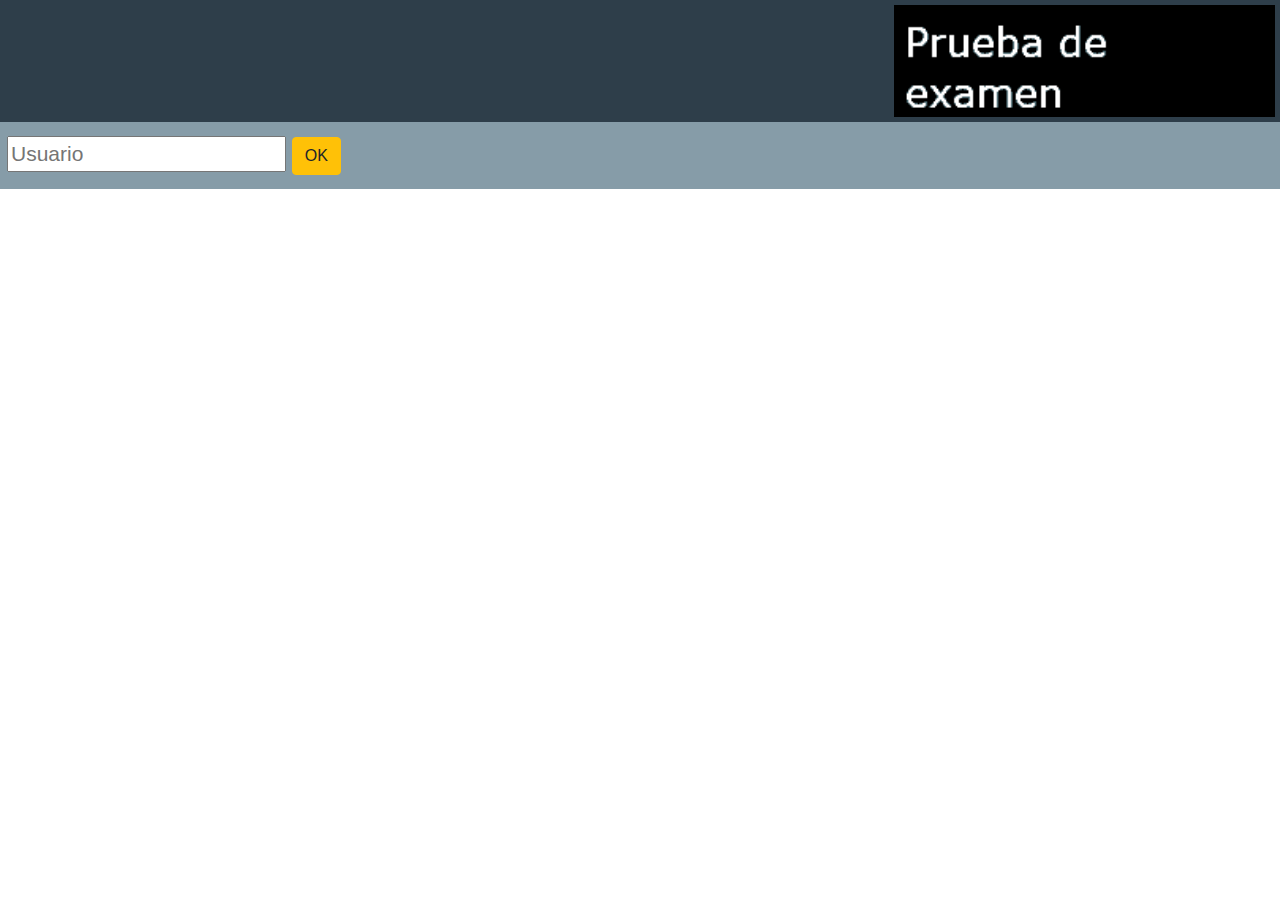
<file: participar/index.html>
<!DOCTYPE html>
<html lang="en"><head>
<meta http-equiv="content-type" content="text/html; charset=UTF-8">
    <meta charset="utf-8">
    <meta http-equiv="X-UA-Compatible" content="IE=edge">
    <meta name="viewport" content="width=device-width, initial-scale=1.0">
    <meta name="description" content="">
    <meta name="author" content="">
    <link rel="shortcut icon" href="http://getbootstrap.com/docs-assets/ico/favicon.png">

    <title>plantilla encuesta</title>
<!--
        <link href="https://stackpath.bootstrapcdn.com/bootstrap/4.1.1/css/bootstrap.min.css" rel="stylesheet" type="text/css">
prueba1
-->
    <link href="https://stackpath.bootstrapcdn.com/bootstrap/4.1.1/css/bootstrap.min.css" 
    			rel="stylesheet" type="text/css">
	<script src="https://code.jquery.com/jquery-2.2.4.js"></script>
<style>
.show-text {
    background: none repeat scroll 0 0 #869CA8;
    color: #ffffff !important;
    font-family: Arial !important;
    font-size: 21 !important;
    border-radius: 5px 5px 5px 5px;
    font-size: 21px;
    line-height: 1.4em;
    margin-bottom: 10px;
    min-height: 25px;
    padding: 14px 22px;
    color: #FFFFFF;
}
.recuadro{
    background: none repeat scroll 0 0 #FFFFFF;
    border: 1px solid #CCCCCC;
    border-radius: 5px 5px 5px 5px;
    color: #808080;
    cursor: pointer;
    font-size: 18px;
    line-height: 1.5em;
    min-height: 45px;
    padding: 6px 6px 6px 6px;
}
 .recuadro:hover, .recuadro:active, .recuadro:focus{
    background: #b0c2d0;
    color:#fff;
}
.recuadro img{
   max-width: 100% ;
}
</style>
<script>
    function introduce_usuario(){
    	sessionStorage.removeItem("jsonData");
    	sessionStorage.removeItem("usuario");
    	var nombreUsuario =document.getElementsByName("nombreId")[0].value;
		var usuario =sessionStorage.getItem("usuario");
        //alert('Contexta: ' + nombreUsuario);  
        // Cargamos las respuestas que llevamos contestadas

		if (usuario==null){
			var arrayId = new Array();
		}else{
			var arrayId = new Array(usuario);
		}
		arrayId.push('{nombre:' + nombreUsuario.toString()+'}');
		console.log(arrayId);
		usuario=arrayId; 

		sessionStorage.setItem("usuario", usuario); //Grabamos en el localStorage las respuestas
        location.href = 'prueba.php?id='+9 + '&idUser=' + nombreUsuario.toString();
 		
      }
</script>
</head>
<body>

	<div class="row" style="background: #2e3e4a;padding:5px;text-alig:center;">
		<div class="col-xs-12 col-sm-12 col-md-12 col-lg-12" >
                        <img src="img/logo.png"  
					style="width: 30%;float: right;" 
					class="img-responsive center-block" />
		</div>
	</div>

    <div class="row" style="background:#fff;/*padding:25px;*/text-alig:center;height:auto;">
        <div class="col-xs-12 col-sm-12 col-md-12 col-lg-12 show-text" id="nombre-elemento"><i class="icon_profile"></i>
            <input type="text" placeholder="Usuario" name="nombreId">  
<!--   href="enprueba.html"  -->
<a data-placement="top"  onclick='introduce_usuario();' href="#" data-toggle="tooltip" class="btn btn-warning">
                 OK</a>

        </div>
    </div>


</body>
</html>
</file>
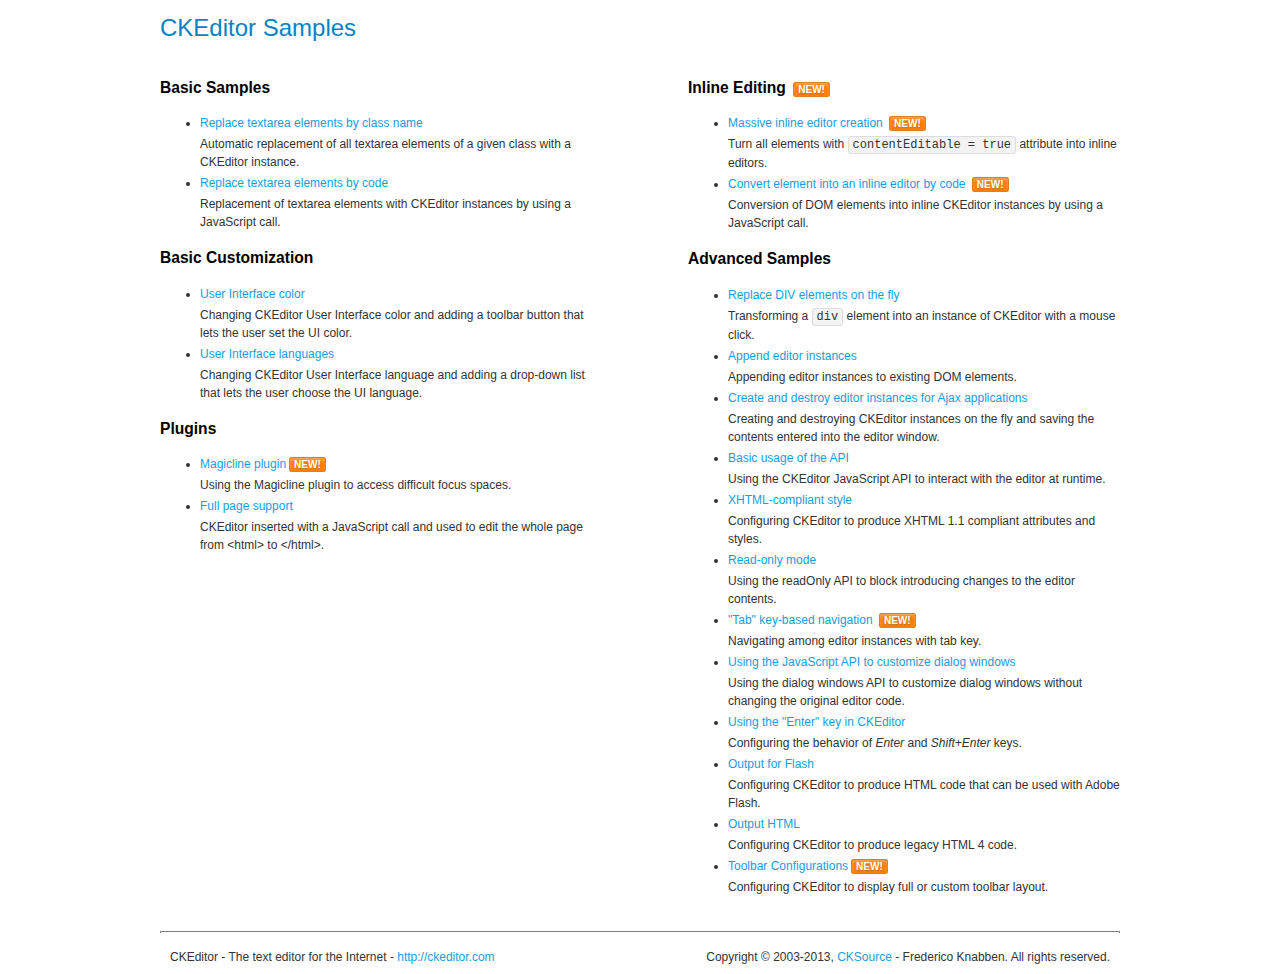
<file: assets/ckeditor/samples/index.html>
<!DOCTYPE html>
<!--
Copyright (c) 2003-2013, CKSource - Frederico Knabben. All rights reserved.
For licensing, see LICENSE.html or http://ckeditor.com/license
-->
<html>
<head>
	<title>CKEditor Samples</title>
	<meta charset="utf-8">
	<link rel="stylesheet" href="sample.css">
</head>
<body>
	<h1 class="samples">
		CKEditor Samples
	</h1>
	<div class="twoColumns">
		<div class="twoColumnsLeft">
			<h2 class="samples">
				Basic Samples
			</h2>
			<dl class="samples">
				<dt><a class="samples" href="replacebyclass.html">Replace textarea elements by class name</a></dt>
				<dd>Automatic replacement of all textarea elements of a given class with a CKEditor instance.</dd>

				<dt><a class="samples" href="replacebycode.html">Replace textarea elements by code</a></dt>
				<dd>Replacement of textarea elements with CKEditor instances by using a JavaScript call.</dd>
			</dl>

			<h2 class="samples">
				Basic Customization
			</h2>
			<dl class="samples">
				<dt><a class="samples" href="uicolor.html">User Interface color</a></dt>
				<dd>Changing CKEditor User Interface color and adding a toolbar button that lets the user set the UI color.</dd>

				<dt><a class="samples" href="uilanguages.html">User Interface languages</a></dt>
				<dd>Changing CKEditor User Interface language and adding a drop-down list that lets the user choose the UI language.</dd>
			</dl>


			<h2 class="samples">Plugins</h2>
<dl class="samples">
<dt><a class="samples" href="plugins/magicline/magicline.html">Magicline plugin</a><span class="new">New!</span></dt>
<dd>Using the Magicline plugin to access difficult focus spaces.</dd>

<dt><a class="samples" href="plugins/wysiwygarea/fullpage.html">Full page support</a></dt>
<dd>CKEditor inserted with a JavaScript call and used to edit the whole page from &lt;html&gt; to &lt;/html&gt;.</dd>
</dl>
		</div>
		<div class="twoColumnsRight">
			<h2 class="samples">
				Inline Editing <span class="new">New!</span>
			</h2>
			<dl class="samples">
				<dt><a class="samples" href="inlineall.html">Massive inline editor creation</a> <span class="new">New!</span></dt>
				<dd>Turn all elements with <code>contentEditable = true</code> attribute into inline editors.</dd>

				<dt><a class="samples" href="inlinebycode.html">Convert element into an inline editor by code</a> <span class="new">New!</span></dt>
				<dd>Conversion of DOM elements into inline CKEditor instances by using a JavaScript call.</dd>

				
			</dl>

			<h2 class="samples">
				Advanced Samples
			</h2>
			<dl class="samples">
				<dt><a class="samples" href="divreplace.html">Replace DIV elements on the fly</a></dt>
				<dd>Transforming a <code>div</code> element into an instance of CKEditor with a mouse click.</dd>

				<dt><a class="samples" href="appendto.html">Append editor instances</a></dt>
				<dd>Appending editor instances to existing DOM elements.</dd>

				<dt><a class="samples" href="ajax.html">Create and destroy editor instances for Ajax applications</a></dt>
				<dd>Creating and destroying CKEditor instances on the fly and saving the contents entered into the editor window.</dd>

				<dt><a class="samples" href="api.html">Basic usage of the API</a></dt>
				<dd>Using the CKEditor JavaScript API to interact with the editor at runtime.</dd>

				<dt><a class="samples" href="xhtmlstyle.html">XHTML-compliant style</a></dt>
				<dd>Configuring CKEditor to produce XHTML 1.1 compliant attributes and styles.</dd>

				<dt><a class="samples" href="readonly.html">Read-only mode</a></dt>
				<dd>Using the readOnly API to block introducing changes to the editor contents.</dd>

				<dt><a class="samples" href="tabindex.html">"Tab" key-based navigation</a> <span class="new">New!</span></dt>
				<dd>Navigating among editor instances with tab key.</dd>


				
<dt><a class="samples" href="plugins/dialog/dialog.html">Using the JavaScript API to customize dialog windows</a></dt>
<dd>Using the dialog windows API to customize dialog windows without changing the original editor code.</dd>

<dt><a class="samples" href="plugins/enterkey/enterkey.html">Using the &quot;Enter&quot; key in CKEditor</a></dt>
<dd>Configuring the behavior of <em>Enter</em> and <em>Shift+Enter</em> keys.</dd>

<dt><a class="samples" href="plugins/htmlwriter/outputforflash.html">Output for Flash</a></dt>
<dd>Configuring CKEditor to produce HTML code that can be used with Adobe Flash.</dd>

<dt><a class="samples" href="plugins/htmlwriter/outputhtml.html">Output HTML</a></dt>
<dd>Configuring CKEditor to produce legacy HTML 4 code.</dd>

<dt><a class="samples" href="plugins/toolbar/toolbar.html">Toolbar Configurations</a><span class="new">New!</span></dt>
<dd>Configuring CKEditor to display full or custom toolbar layout.</dd>

			</dl>
		</div>
	</div>
	<div id="footer">
		<hr>
		<p>
			CKEditor - The text editor for the Internet - <a class="samples" href="http://ckeditor.com/">http://ckeditor.com</a>
		</p>
		<p id="copy">
			Copyright &copy; 2003-2013, <a class="samples" href="http://cksource.com/">CKSource</a> - Frederico Knabben. All rights reserved.
		</p>
	</div>
</body>
</html>
</file>
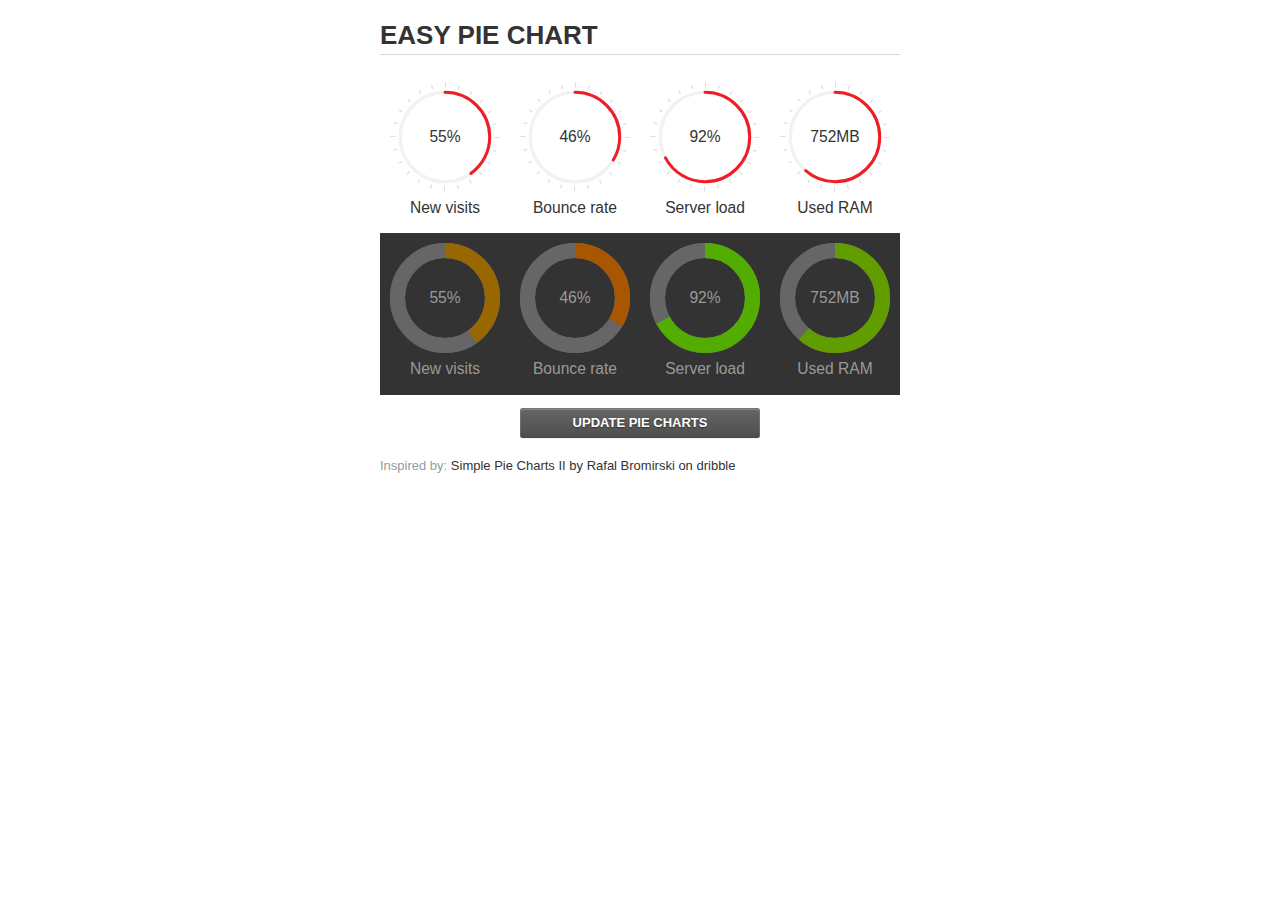
<file: assets/jquery-easy-pie-chart/examples/index.html>
<!doctype html>
<html>
    <head>
        <meta charset="utf-8">
        <title>Easy Pie Chart</title>
        <script type="text/javascript" src="https://ajax.googleapis.com/ajax/libs/jquery/1.7.2/jquery.min.js"></script>
        <script type="text/javascript" src="http://html5shiv.googlecode.com/svn/trunk/html5.js"></script>
        <script type="text/javascript" src="excanvas.js"></script>
        <script type="text/javascript" src="../jquery.easy-pie-chart.js"></script>

        <link rel="stylesheet" type="text/css" href="style.css" media="screen">
        <link rel="stylesheet" type="text/css" href="../jquery.easy-pie-chart.css" media="screen">

        <meta name="viewport" content="width=device-width, initial-scale=1.0">

        <script type="text/javascript">
            var initPieChart = function() {
                $('.percentage').easyPieChart({
                    animate: 1000
                });
                $('.percentage-light').easyPieChart({
                    barColor: function(percent) {
                        percent /= 100;
                        return "rgb(" + Math.round(255 * (1-percent)) + ", " + Math.round(255 * percent) + ", 0)";
                    },
                    trackColor: '#666',
                    scaleColor: false,
                    lineCap: 'butt',
                    lineWidth: 15,
                    animate: 1000
                });

                $('.updateEasyPieChart').on('click', function(e) {
                  e.preventDefault();
                  $('.percentage, .percentage-light').each(function() {
                    var newValue = Math.round(100*Math.random());
                    $(this).data('easyPieChart').update(newValue);
                    $('span', this).text(newValue);
                  });
                });
            };
        </script>
    </head>
    <body onload="initPieChart();">
        <div class="container">
            <h1>EASY PIE CHART</h1>
            <div class="chart">
                <div class="percentage success" data-percent="55"><span>55</span>%</div>
                <div class="label">New visits</div>
            </div>
            <div class="chart">
                <div class="percentage" data-percent="46"><span>46</span>%</div>
                <div class="label">Bounce rate</div>
            </div>
            <div class="chart">
                <div class="percentage" data-percent="92"><span>92</span>%</div>
                <div class="label">Server load</div>
            </div>
            <div class="chart">
                <div class="percentage" data-percent="84"><span>752</span>MB</div>
                <div class="label">Used RAM</div>
            </div>
            <div style="clear:both;"></div>
            <div class="dark">
                <div class="chart">
                    <div id="sparkline_bar" class="percentage-light" data-percent="55"><span>55</span>%</div>
                    <div class="label">New visits</div>
                </div>
                <div class="chart">
                    <div id="sparkline_bar" class="percentage-light" data-percent="46"><span>46</span>%</div>
                    <div class="label">Bounce rate</div>
                </div>
                <div class="chart">
                    <div class="percentage-light" data-percent="92"><span>92</span>%</div>
                    <div class="label">Server load</div>
                </div>
                <div class="chart">
                    <div class="percentage-light" data-percent="84"><span>752</span>MB</div>
                    <div class="label">Used RAM</div>
                </div>
                <div style="clear:both;"></div>
            </div>

            <p><a href="#" class="button updateEasyPieChart">Update pie charts</a></p>

            <p class="credits">Inspired by: <a href="http://drbl.in/ezuc" target="_blank">Simple Pie Charts II by Rafal Bromirski on dribble</a></p>
        </div>
    </body>
</html>
</file>
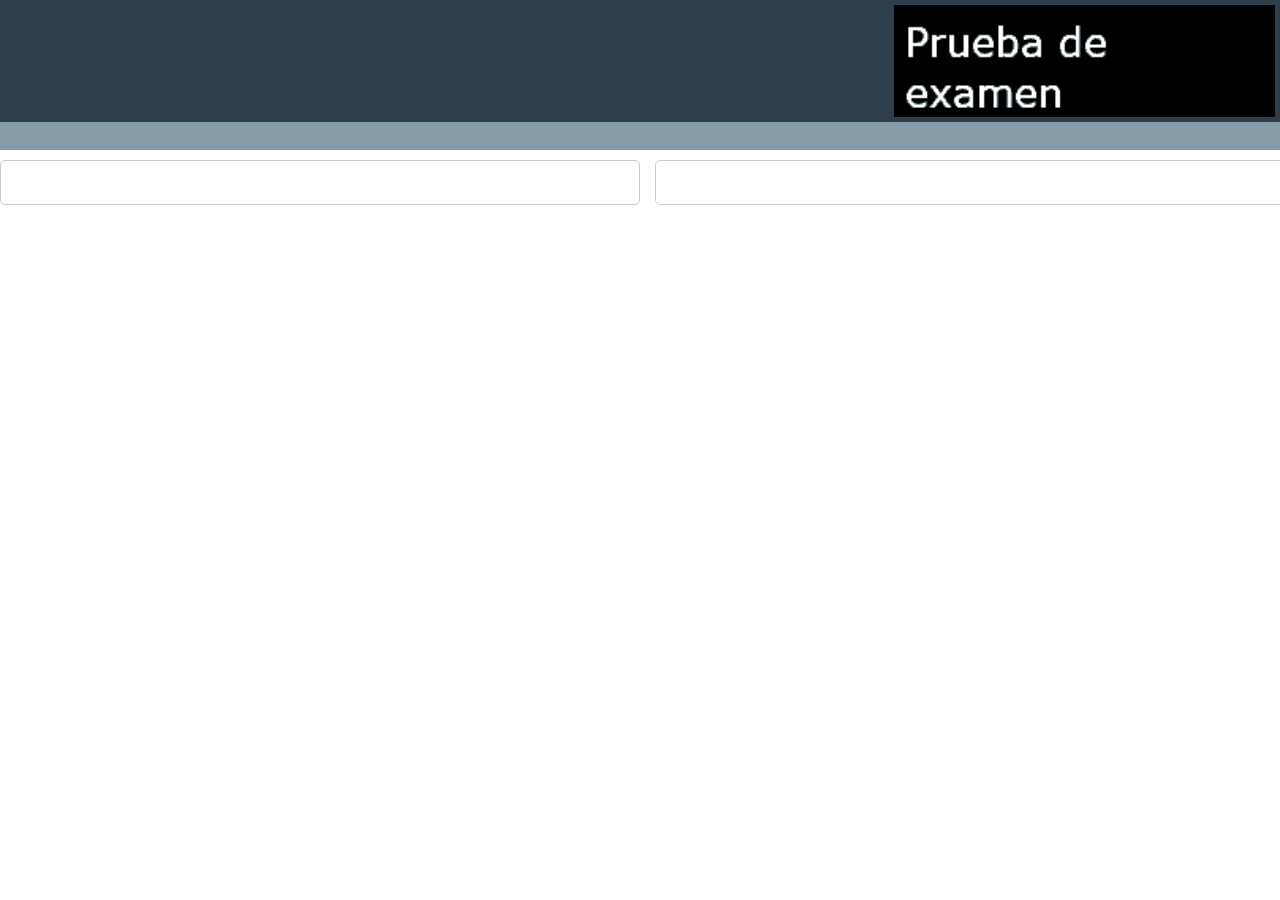
<file: participar/plantilla-prueba.html>
<!DOCTYPE html>
<html lang="en"><head>
<meta http-equiv="content-type" content="text/html; charset=UTF-8">
    <meta charset="utf-8">
    <meta http-equiv="X-UA-Compatible" content="IE=edge">
    <meta name="viewport" content="width=device-width, initial-scale=1.0">
    <meta name="description" content="">
    <meta name="author" content="">
    <link rel="shortcut icon" href="http://getbootstrap.com/docs-assets/ico/favicon.png">

    <title>plantilla prueba examen</title>
<!--
        <link href="https://stackpath.bootstrapcdn.com/bootstrap/4.1.1/css/bootstrap.min.css" rel="stylesheet" type="text/css">
prueba1
-->
         <link href="css/bootstrap.min.css" rel="stylesheet" type="text/css">
	<script src="https://code.jquery.com/jquery-2.2.4.js"></script>
<style>
.participateShow-questionText {
    background: none repeat scroll 0 0 #869CA8;
    color: #ffffff !important;
    font-family: Arial !important;
    font-size: 21 !important;
    border-radius: 5px 5px 5px 5px;
    font-size: 21px;
    line-height: 1.4em;
    margin-bottom: 10px;
    min-height: 25px;
    padding: 14px 22px;
    color: #FFFFFF;
}
.recuadro{
    background: none repeat scroll 0 0 #FFFFFF;
    border: 1px solid #CCCCCC;
    border-radius: 5px 5px 5px 5px;
    color: #808080;
    cursor: pointer;
    font-size: 18px;
    line-height: 1.5em;
    min-height: 45px;
    padding: 6px 6px 6px 6px;
}
 .recuadro:hover, .recuadro:active, .recuadro:focus{
    background: #b0c2d0;
    color:#fff;
}
.recuadro img{
   max-width: 100% ;
}
</style>

</head>
<body>

	<div class="row" style="background: #2e3e4a;padding:5px;text-alig:center;">
		<div class="col-xs-12 col-sm-12 col-md-12 col-lg-12" >
                        <img src="img/logo.png"  
					style="width: 30%;float: right;" 
					class="img-responsive center-block" />
		</div>
	</div>


	<div class="row" style="background:#fff;/*padding:25px;*/text-alig:center;height:auto;">
		<div class="col-xs-12 col-sm-12 col-md-12 col-lg-12 participateShow-questionText" id="pregunta">
                        
		</div>
	</div>
	<div class="row" style="background: #fff;/*padding:5px;*/text-alig:center;">
	  <div class="col-xs-6 col-sm-6 col-md-6 col-lg-6" style="padding-right:0px;">
            <div class="recuadro" id="recuadro1"  onclick='siguientePregunta(document.getElementById("respuesta1").value);'>
	      <input type="radio" name="respuesta1" style="display:none;" value="" id="respuesta1" ><span id="respuesta1-texto"></span>
	    </div>
	  </div>


	  <div class="col-xs-6 col-sm-6 col-md-6 col-lg-6" style="padding-right:0px;">
            <div class="recuadro" id="recuadro2" 
            onclick='siguientePregunta(document.getElementById("respuesta2").value);'>
	      <input type="radio" name="respuesta2" style="display:none;" value="" id="respuesta2"><span id="respuesta2-texto"></span>
	    </div>
	  </div>
	</div>
	<div class="row" style="background: #fff;padding:5px;text-alig:center;">
	  	<div class="col-xs-12 col-sm-12 col-md-6 col-lg-6" ></div>
	</div>
</body>
</html>
</file>
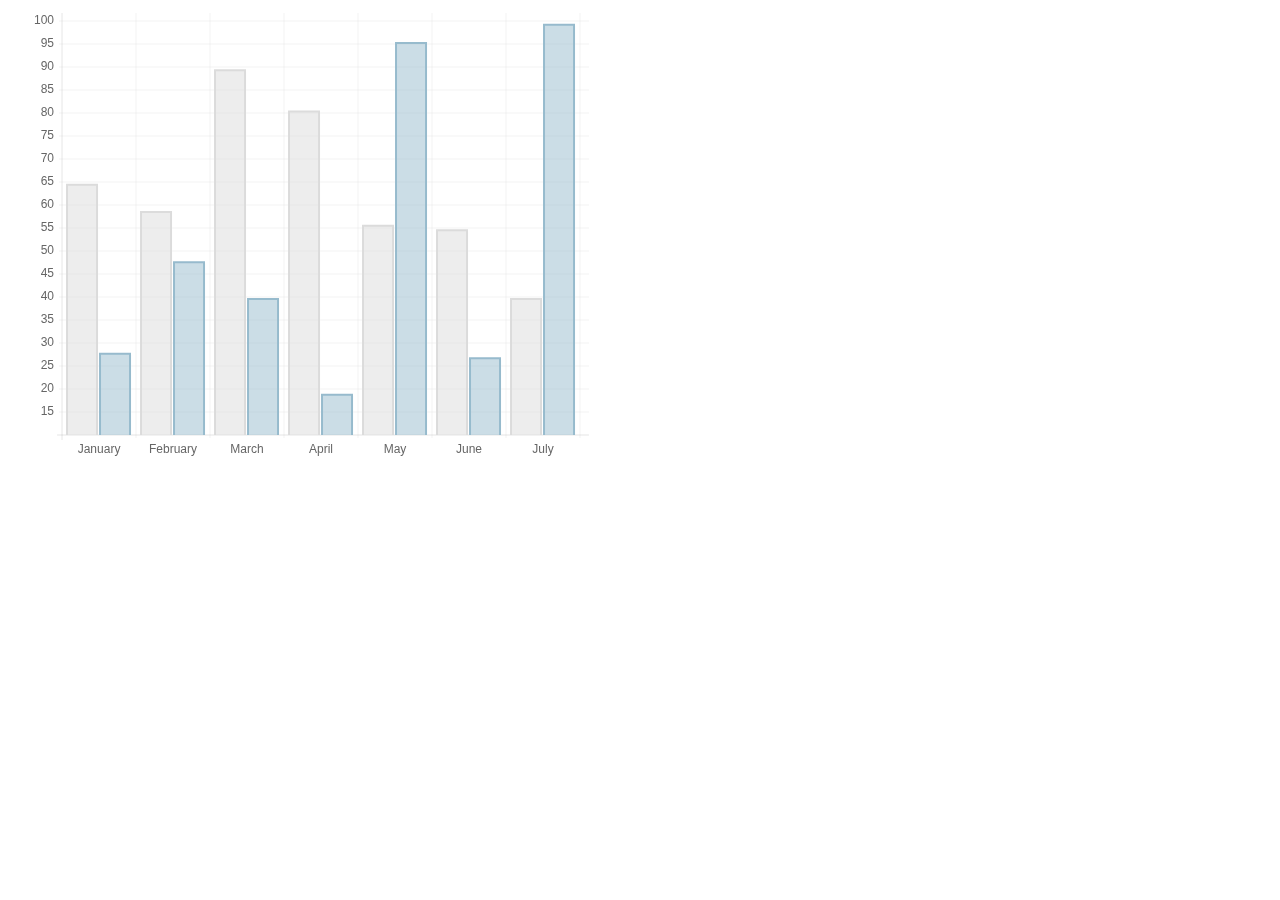
<file: assets/chart-master/samples/bar.html>
<!doctype html>
<html>
	<head>
		<title>Bar Chart</title>
		<script src="../Chart.js"></script>
		<meta name = "viewport" content = "initial-scale = 1, user-scalable = no">
		<style>
			canvas{
			}
		</style>
	</head>
	<body>
		<canvas id="canvas" height="450" width="600"></canvas>


	<script>

		var barChartData = {
			labels : ["January","February","March","April","May","June","July"],
			datasets : [
				{
					fillColor : "rgba(220,220,220,0.5)",
					strokeColor : "rgba(220,220,220,1)",
					data : [65,59,90,81,56,55,40]
				},
				{
					fillColor : "rgba(151,187,205,0.5)",
					strokeColor : "rgba(151,187,205,1)",
					data : [28,48,40,19,96,27,100]
				}
			]
			
		}

	var myLine = new Chart(document.getElementById("canvas").getContext("2d")).Bar(barChartData);
	
	</script>
	</body>
</html>
</file>
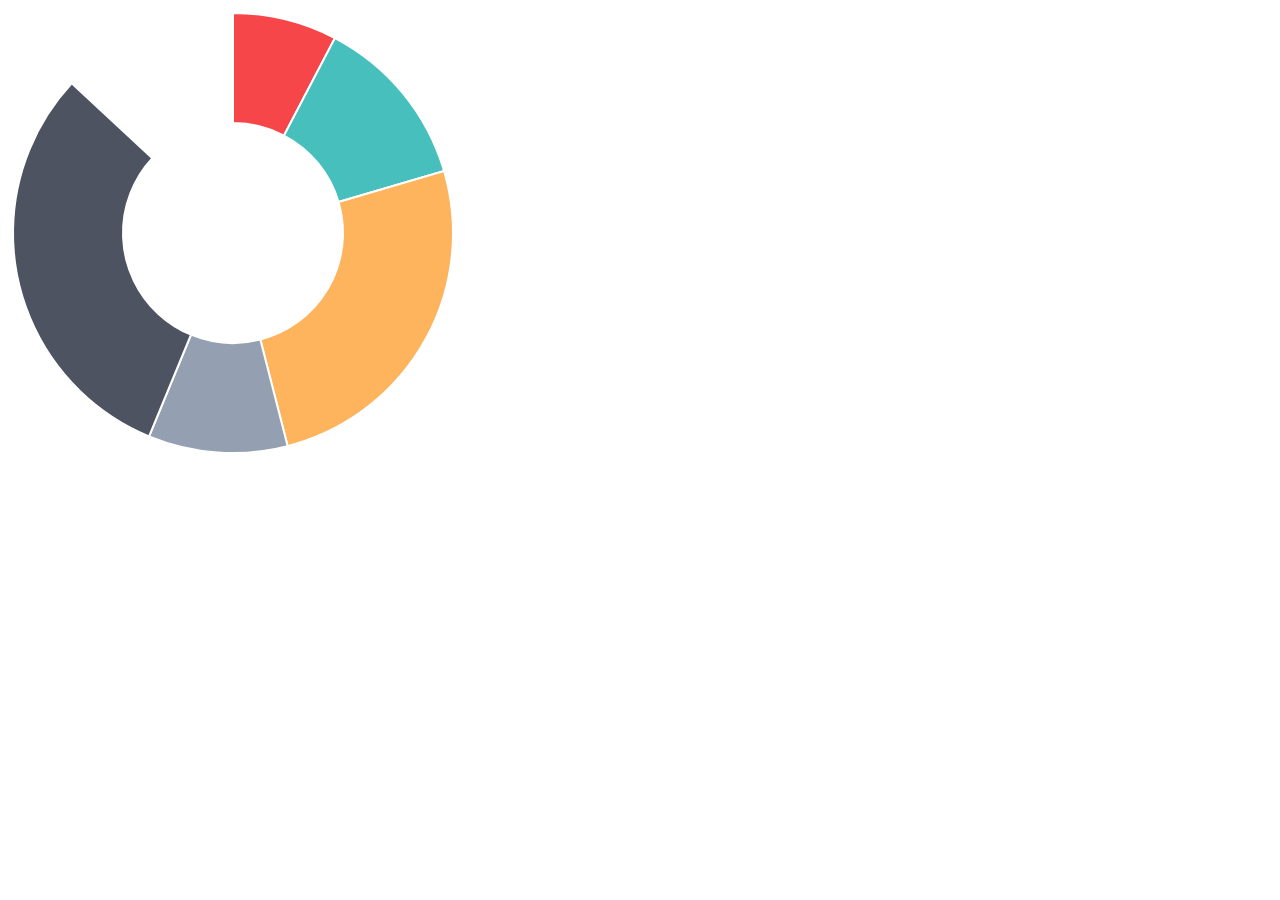
<file: assets/chart-master/samples/doughnut.html>
<!doctype html>
<html>
	<head>
		<title>Doughnut Chart</title>
		<script src="../Chart.js"></script>
		<meta name = "viewport" content = "initial-scale = 1, user-scalable = no">
		<style>
			canvas{
			}
		</style>
	</head>
	<body>
		<canvas id="canvas" height="450" width="450"></canvas>


	<script>

		var doughnutData = [
				{
					value: 30,
					color:"#F7464A"
				},
				{
					value : 50,
					color : "#46BFBD"
				},
				{
					value : 100,
					color : "#FDB45C"
				},
				{
					value : 40,
					color : "#949FB1"
				},
				{
					value : 120,
					color : "#4D5360"
				}
			
			];

	var myDoughnut = new Chart(document.getElementById("canvas").getContext("2d")).Doughnut(doughnutData);
	
	</script>
	</body>
</html>
</file>
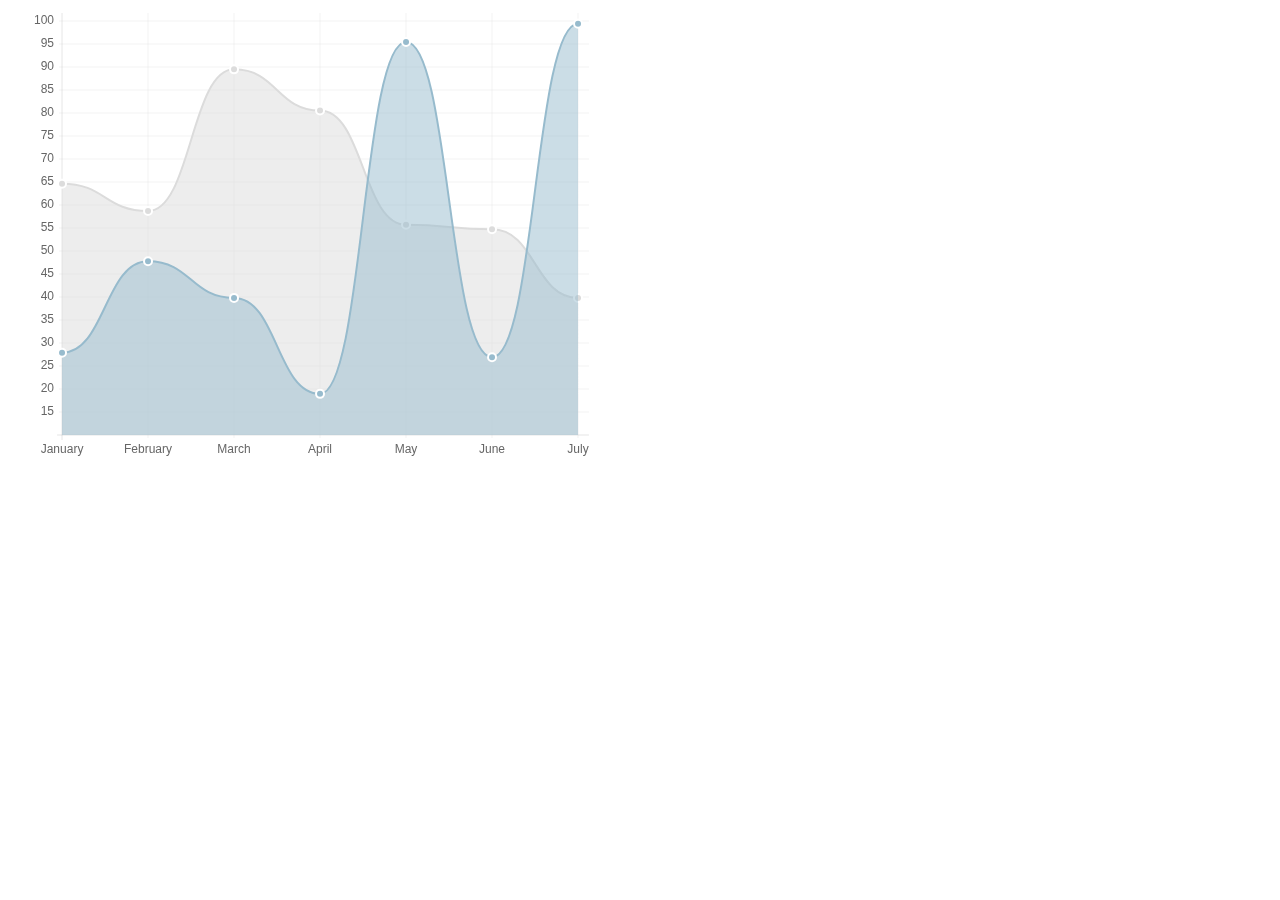
<file: assets/chart-master/samples/line.html>
<!doctype html>
<html>
	<head>
		<title>Line Chart</title>
		<script src="../Chart.js"></script>
		<meta name = "viewport" content = "initial-scale = 1, user-scalable = no">
		<style>
			canvas{
			}
		</style>
	</head>
	<body>
		<canvas id="canvas" height="450" width="600"></canvas>


	<script>

		var lineChartData = {
			labels : ["January","February","March","April","May","June","July"],
			datasets : [
				{
					fillColor : "rgba(220,220,220,0.5)",
					strokeColor : "rgba(220,220,220,1)",
					pointColor : "rgba(220,220,220,1)",
					pointStrokeColor : "#fff",
					data : [65,59,90,81,56,55,40]
				},
				{
					fillColor : "rgba(151,187,205,0.5)",
					strokeColor : "rgba(151,187,205,1)",
					pointColor : "rgba(151,187,205,1)",
					pointStrokeColor : "#fff",
					data : [28,48,40,19,96,27,100]
				}
			]
			
		}

	var myLine = new Chart(document.getElementById("canvas").getContext("2d")).Line(lineChartData);
	
	</script>
	</body>
</html>
</file>
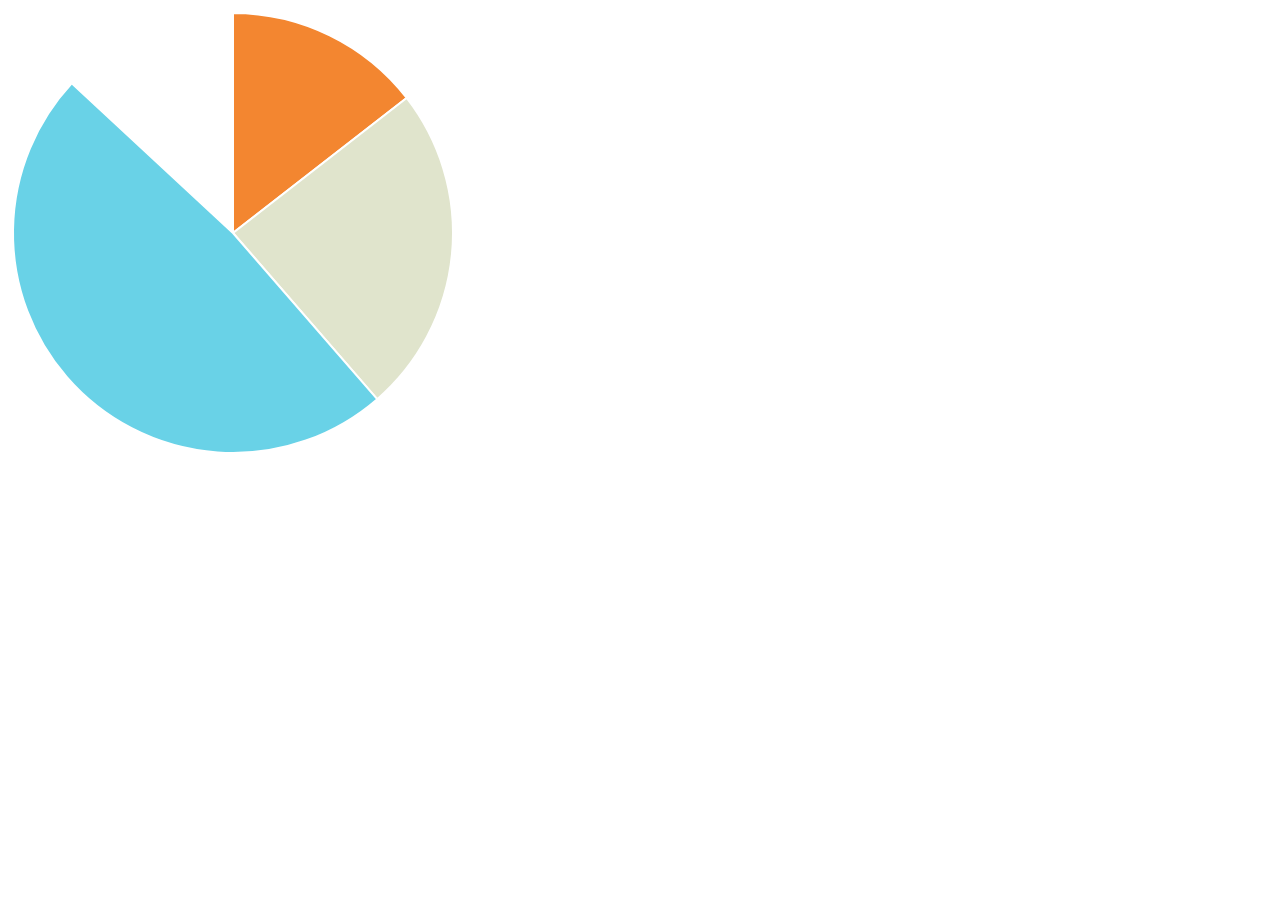
<file: assets/chart-master/samples/pie.html>
<!doctype html>
<html>
	<head>
		<title>Radar Chart</title>
		<script src="../Chart.js"></script>
		<meta name = "viewport" content = "initial-scale = 1, user-scalable = no">
		<style>
			canvas{
			}
		</style>
	</head>
	<body>
		<canvas id="canvas" height="450" width="450"></canvas>


	<script>

		var pieData = [
				{
					value: 30,
					color:"#F38630"
				},
				{
					value : 50,
					color : "#E0E4CC"
				},
				{
					value : 100,
					color : "#69D2E7"
				}
			
			];

	var myPie = new Chart(document.getElementById("canvas").getContext("2d")).Pie(pieData);
	
	</script>
	</body>
</html>
</file>
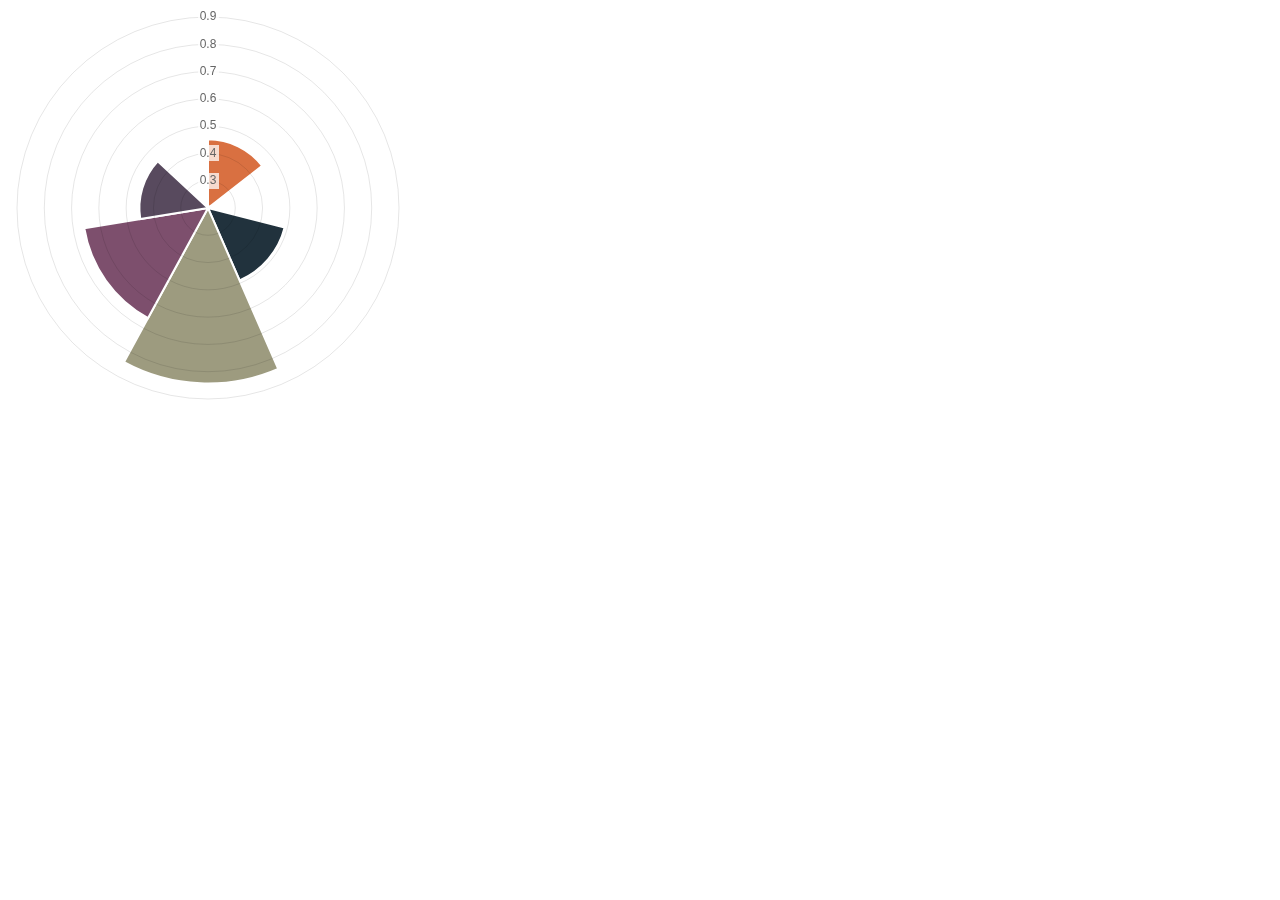
<file: assets/chart-master/samples/polarArea.html>
<!doctype html>
<html>
	<head>
		<title>Polar Area Chart</title>
		<script src="../Chart.js"></script>
		<meta name = "viewport" content = "initial-scale = 1, user-scalable = no">
		<style>
		</style>
	</head>
	<body>
		<canvas id="canvas" height="400" width="400"></canvas>


	<script>
	var chartData = [
			{
				value : Math.random(),
				color: "#D97041"
			},
			{
				value : Math.random(),
				color: "#C7604C"
			},
			{
				value : Math.random(),
				color: "#21323D"
			},
			{
				value : Math.random(),
				color: "#9D9B7F"
			},
			{
				value : Math.random(),
				color: "#7D4F6D"
			},
			{
				value : Math.random(),
				color: "#584A5E"
			}
		];
	var myPolarArea = new Chart(document.getElementById("canvas").getContext("2d")).PolarArea(chartData);
	</script>
	</body>
</html>
</file>
<file: assets/ckeditor/samples/sample.css>
/*
Copyright (c) 2003-2013, CKSource - Frederico Knabben. All rights reserved.
For licensing, see LICENSE.html or http://ckeditor.com/license
*/

html, body, h1, h2, h3, h4, h5, h6, div, span, blockquote, p, address, form, fieldset, img, ul, ol, dl, dt, dd, li, hr, table, td, th, strong, em, sup, sub, dfn, ins, del, q, cite, var, samp, code, kbd, tt, pre
{
	line-height: 1.5em;
}

body
{
	padding: 10px 30px;
}

input, textarea, select, option, optgroup, button, td, th
{
	font-size: 100%;
}

pre, code, kbd, samp, tt
{
	font-family: monospace,monospace;
	font-size: 1em;
}

body {
    width: 960px;
    margin: 0 auto;
}

code
{
	background: #f3f3f3;
	border: 1px solid #ddd;
	padding: 1px 4px;

	-moz-border-radius: 3px;
	-webkit-border-radius: 3px;
	border-radius: 3px;
}

.new
{
	background: #FF7E00;
	border: 1px solid #DA8028;
	color: #fff;
	font-size: 10px;
	font-weight: bold;
	padding: 1px 4px;
	text-shadow: 0 1px 0 #C97626;
	text-transform: uppercase;
	margin: 0 0 0 3px;

	-moz-border-radius: 3px;
	-webkit-border-radius: 3px;
	border-radius: 3px;

	-moz-box-shadow: 0 2px 3px 0 #FFA54E inset;
	-webkit-box-shadow: 0 2px 3px 0 #FFA54E inset;
	box-shadow: 0 2px 3px 0 #FFA54E inset;
}

h1.samples
{
	color: #0782C1;
	font-size: 200%;
	font-weight: normal;
	margin: 0;
	padding: 0;
}

h1.samples a
{
	color: #0782C1;
	text-decoration: none;
	border-bottom: 1px dotted #0782C1;
}

.samples a:hover
{
	border-bottom: 1px dotted #0782C1;
}

h2.samples
{
	color: #000000;
	font-size: 130%;
	margin: 15px 0 0 0;
	padding: 0;
}

p, blockquote, address, form, pre, dl, h1.samples, h2.samples
{
	margin-bottom: 15px;
}

ul.samples
{
	margin-bottom: 15px;
}

.clear
{
	clear: both;
}

fieldset
{
	margin: 0;
	padding: 10px;
}

body, input, textarea
{
	color: #333333;
	font-family: Arial, Helvetica, sans-serif;
}

body
{
	font-size: 75%;
}

a.samples
{
	color: #189DE1;
	text-decoration: none;
}

form
{
	margin: 0;
	padding: 0;
}

pre.samples
{
	background-color: #F7F7F7;
	border: 1px solid #D7D7D7;
	overflow: auto;
	padding: 0.25em;
	white-space: pre-wrap; /* CSS 2.1 */
	word-wrap: break-word; /* IE7 */
	-moz-tab-size: 4;
	-o-tab-size: 4;
	-webkit-tab-size: 4;
	tab-size: 4;
}

#footer
{
	clear: both;
	padding-top: 10px;
}

#footer hr
{
	margin: 10px 0 15px 0;
	height: 1px;
	border: solid 1px gray;
	border-bottom: none;
}

#footer p
{
	margin: 0 10px 10px 10px;
	float: left;
}

#footer #copy
{
	float: right;
}

#outputSample
{
	width: 100%;
	table-layout: fixed;
}

#outputSample thead th
{
	color: #dddddd;
	background-color: #999999;
	padding: 4px;
	white-space: nowrap;
}

#outputSample tbody th
{
	vertical-align: top;
	text-align: left;
}

#outputSample pre
{
	margin: 0;
	padding: 0;
}

.description
{
	border: 1px dotted #B7B7B7;
	margin-bottom: 10px;
	padding: 10px 10px 0;
	overflow: hidden;
}

label
{
	display: block;
	margin-bottom: 6px;
}

/**
 *	CKEditor editables are automatically set with the "cke_editable" class
 *	plus cke_editable_(inline|themed) depending on the editor type.
 */

/* Style a bit the inline editables. */
.cke_editable.cke_editable_inline
{
	cursor: pointer;
}

/* Once an editable element gets focused, the "cke_focus" class is
   added to it, so we can style it differently. */
.cke_editable.cke_editable_inline.cke_focus
{
	box-shadow: inset 0px 0px 20px 3px #ddd, inset 0 0 1px #000;
	outline: none;
	background: #eee;
	cursor: text;
}

/* Avoid pre-formatted overflows inline editable. */
.cke_editable_inline pre
{
	white-space: pre-wrap;
	word-wrap: break-word;
}

/**
 *	Samples index styles.
 */

.twoColumns,
.twoColumnsLeft,
.twoColumnsRight
{
	overflow: hidden;
}

.twoColumnsLeft,
.twoColumnsRight
{
	width: 45%;
}

.twoColumnsLeft
{
	float: left;
}

.twoColumnsRight
{
	float: right;
}

dl.samples
{
	padding: 0 0 0 40px;
}
dl.samples > dt
{
	display: list-item;
	list-style-type: disc;
	list-style-position: outside;
	margin: 0 0 3px;
}
dl.samples > dd
{
	margin: 0 0 3px;
}
.warning
{
    color: #ff0000;
	background-color: #FFCCBA;
    border: 2px dotted #ff0000;
	padding: 15px 10px;
	margin: 10px 0;
}

/* Used on inline samples */

blockquote
{
	font-style: italic;
	font-family: Georgia, Times, "Times New Roman", serif;
	padding: 2px 0;
	border-style: solid;
	border-color: #ccc;
	border-width: 0;
}

.cke_contents_ltr blockquote
{
	padding-left: 20px;
	padding-right: 8px;
	border-left-width: 5px;
}

.cke_contents_rtl blockquote
{
	padding-left: 8px;
	padding-right: 20px;
	border-right-width: 5px;
}

img.right {
    border: 1px solid #ccc;
    float: right;
    margin-left: 15px;
    padding: 5px;
}

img.left {
    border: 1px solid #ccc;
    float: left;
    margin-right: 15px;
    padding: 5px;
}
</file>
<file: assets/jquery-easy-pie-chart/examples/style.css>
body {
    font: 13px/1.4 'Helvetica Neue', 'Helvetica','Arial', sans-serif;
    color: #333;
}

.container {
    width: 520px;
    margin: auto;
}

h1 {
    border-bottom: 1px solid #d9d9d9;
}

a {
    color: #be2221;
    text-decoration: none;
}

.chart {
    float: left;
    margin: 10px;
}

.percentage,
.label {
    text-align: center;
    color: #333;
    font-weight: 100;
    font-size: 1.2em;
    margin-bottom: 0.3em;
}

.credits {
    padding-top: 0.5em;
    clear: both;
    color: #999;
}

.credits a {
    color: #333;
}

.dark {
    background: #333;
}

.dark .percentage-light,
.dark .label {
    text-align: center;
    color: #999;
    font-weight: 100;
    font-size: 1.2em;
    margin-bottom: 0.3em;
}


.button {
  -webkit-box-shadow: inset 0 0 1px #000, inset 0 1px 0 1px rgba(255,255,255,0.2), 0 1px 1px -1px rgba(0, 0, 0, .5);
  -moz-box-shadow: inset 0 0 1px #000, inset 0 1px 0 1px rgba(255,255,255,0.2), 0 1px 1px -1px rgba(0, 0, 0, .5);
  box-shadow: inset 0 0 1px #000, inset 0 1px 0 1px rgba(255,255,255,0.2), 0 1px 1px -1px rgba(0, 0, 0, .5);
  -webkit-border-radius: 3px;
  -moz-border-radius: 3px;
  border-radius: 3px;
  padding: 6px 20px;
  font-weight: bold;
  text-transform: uppercase;
  display: block;
  margin: auto;
  max-width: 200px;
  text-align: center;
  background-color: #5c5c5c;
  background-image: -moz-linear-gradient(top, #666666, #4d4d4d);
  background-image: -ms-linear-gradient(top, #666666, #4d4d4d);
  background-image: -webkit-gradient(linear, 0 0, 0 100%, from(#666666), to(#4d4d4d));
  background-image: -webkit-linear-gradient(top, #666666, #4d4d4d);
  background-image: -o-linear-gradient(top, #666666, #4d4d4d);
  background-image: linear-gradient(top, #666666, #4d4d4d);
  background-repeat: repeat-x;
  filter: progid:DXImageTransform.Microsoft.gradient(startColorstr='#666666', endColorstr='#4d4d4d', GradientType=0);
  color: #ffffff;
  text-shadow: 0 1px 1px #333333;
}
.button:hover {
  color: #ffffff;
  text-decoration: none;
  background-color: #616161;
  background-image: -moz-linear-gradient(top, #6b6b6b, #525252);
  background-image: -ms-linear-gradient(top, #6b6b6b, #525252);
  background-image: -webkit-gradient(linear, 0 0, 0 100%, from(#6b6b6b), to(#525252));
  background-image: -webkit-linear-gradient(top, #6b6b6b, #525252);
  background-image: -o-linear-gradient(top, #6b6b6b, #525252);
  background-image: linear-gradient(top, #6b6b6b, #525252);
  background-repeat: repeat-x;
  filter: progid:DXImageTransform.Microsoft.gradient(startColorstr='#6b6b6b', endColorstr='#525252', GradientType=0);
}
.button:active {
  background-color: #575757;
  background-image: -moz-linear-gradient(top, #616161, #474747);
  background-image: -ms-linear-gradient(top, #616161, #474747);
  background-image: -webkit-gradient(linear, 0 0, 0 100%, from(#616161), to(#474747));
  background-image: -webkit-linear-gradient(top, #616161, #474747);
  background-image: -o-linear-gradient(top, #616161, #474747);
  background-image: linear-gradient(top, #616161, #474747);
  background-repeat: repeat-x;
  filter: progid:DXImageTransform.Microsoft.gradient(startColorstr='#616161', endColorstr='#474747', GradientType=0);
  -webkit-transform: translate(0, 1px);
  -moz-transform: translate(0, 1px);
  -ms-transform: translate(0, 1px);
  -o-transform: translate(0, 1px);
  transform: translate(0, 1px);
}
.button:disabled {
  background-color: #dddddd;
  background-image: -moz-linear-gradient(top, #e7e7e7, #cdcdcd);
  background-image: -ms-linear-gradient(top, #e7e7e7, #cdcdcd);
  background-image: -webkit-gradient(linear, 0 0, 0 100%, from(#e7e7e7), to(#cdcdcd));
  background-image: -webkit-linear-gradient(top, #e7e7e7, #cdcdcd);
  background-image: -o-linear-gradient(top, #e7e7e7, #cdcdcd);
  background-image: linear-gradient(top, #e7e7e7, #cdcdcd);
  background-repeat: repeat-x;
  filter: progid:DXImageTransform.Microsoft.gradient(startColorstr='#e7e7e7', endColorstr='#cdcdcd', GradientType=0);
  color: #939393;
  text-shadow: 0 1px 1px #fff;
}

@media screen and (max-device-width: 480px) {
  .container{
    width: 100%;
  }
}
</file>
